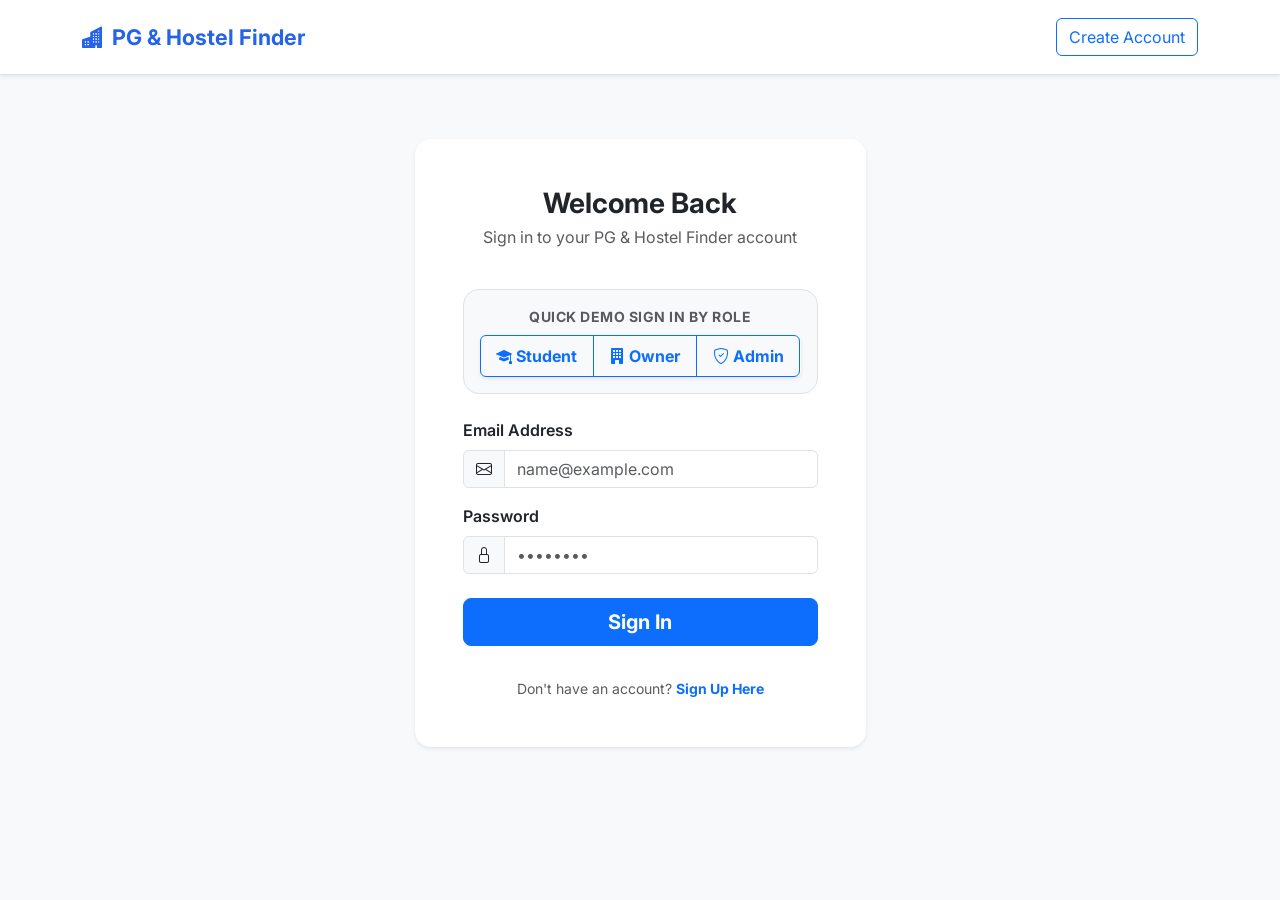
<file: src/main/resources/static/dashboard-admin.html>
<!DOCTYPE html>
<html lang="en">
<head>
    <meta charset="UTF-8">
    <meta name="viewport" content="width=device-width, initial-scale=1.0">
    <title>Admin Command Center | PG & Hostel Finder</title>
    <!-- Bootstrap 5 CSS -->
    <link href="https://cdn.jsdelivr.net/npm/bootstrap@5.3.3/dist/css/bootstrap.min.css" rel="stylesheet">
    <!-- Bootstrap Icons -->
    <link href="https://cdn.jsdelivr.net/npm/bootstrap-icons@1.11.3/font/bootstrap-icons.min.css" rel="stylesheet">
    <!-- Google Fonts -->
    <link href="https://fonts.googleapis.com/css2?family=Inter:wght@400;500;600;700;800&display=swap" rel="stylesheet">
    <!-- Custom CSS -->
    <link rel="stylesheet" href="css/style.css">
    <style>
        .stat-card-clickable {
            cursor: pointer;
            transition: all 0.22s ease-in-out;
            border: 2px solid transparent !important;
            user-select: none;
        }
        .stat-card-clickable:hover {
            transform: translateY(-5px);
            box-shadow: 0 12px 26px rgba(0, 0, 0, 0.12) !important;
        }
        .stat-card-clickable:active {
            transform: translateY(-1px);
        }
        .stat-card-clickable.active-student {
            border-color: #0d6efd !important;
            background: #f8fbff !important;
        }
        .stat-card-clickable.active-owner {
            border-color: #ffc107 !important;
            background: #fffdf5 !important;
        }
        .stat-card-clickable.active-listing {
            border-color: #198754 !important;
            background: #f6fcf8 !important;
        }
        .stat-card-clickable.active-booking {
            border-color: #0dcaf0 !important;
            background: #f4fdff !important;
        }
        .action-chip {
            font-size: 0.75rem;
            letter-spacing: 0.2px;
            transition: all 0.2s;
        }
        .stat-card-clickable:hover .action-chip {
            filter: brightness(0.95);
        }
    </style>
</head>
<body class="bg-light">

    <!-- Header / Navbar -->
    <nav class="navbar navbar-expand-lg navbar-dark bg-dark sticky-top shadow-sm py-3">
        <div class="container">
            <a class="navbar-brand text-white" href="index.html">
                <i class="bi bi-shield-lock-fill text-danger"></i>
                <span>PG & Hostel Finder <span class="badge bg-danger ms-1">Admin</span></span>
            </a>
            <div class="ms-auto d-flex align-items-center gap-2" id="nav-auth-container">
                <!-- Populated dynamically by auth.js -->
            </div>
        </div>
    </nav>

    <!-- Global Alert Container -->
    <div class="container mt-3" id="alert-container"></div>

    <main class="py-4">
        <div class="container">
            <div class="d-flex justify-content-between align-items-center mb-4">
                <div>
                    <h3 class="fw-bold mb-0">System Control Dashboard</h3>
                    <p class="text-muted small mb-0">Monitor platform metrics, manage listings, and audit users</p>
                </div>
                <a href="/h2-console" target="_blank" class="btn btn-outline-secondary btn-sm">
                    <i class="bi bi-database me-1"></i>Open DB Console
                </a>
            </div>

            <!-- Stats Metrics Cards (Clickable) -->
            <div class="row g-3 mb-4" id="admin-stats-row">
                <div class="col-md-3 col-6">
                    <div class="card border-0 shadow-sm p-3 rounded-4 bg-white text-center stat-card-clickable" id="card-stat-students" onclick="filterAndShowUsers('USER')" role="button" tabindex="0" title="Click to view all Students">
                        <small class="text-muted fw-bold text-uppercase d-flex align-items-center justify-content-center gap-1">
                            <i class="bi bi-mortarboard-fill text-primary"></i> Students
                        </small>
                        <h2 class="fw-bold text-primary my-1" id="stat-students">0</h2>
                        <small class="text-muted d-block">Registered</small>
                        <div class="badge bg-primary-subtle text-primary border border-primary-subtle mt-2 py-1 px-2 action-chip">
                            <i class="bi bi-cursor-fill me-1"></i>View Students
                        </div>
                    </div>
                </div>
                <div class="col-md-3 col-6">
                    <div class="card border-0 shadow-sm p-3 rounded-4 bg-white text-center stat-card-clickable" id="card-stat-owners" onclick="filterAndShowUsers('OWNER')" role="button" tabindex="0" title="Click to view all Property Owners">
                        <small class="text-muted fw-bold text-uppercase d-flex align-items-center justify-content-center gap-1">
                            <i class="bi bi-building-fill text-warning"></i> Owners
                        </small>
                        <h2 class="fw-bold text-warning my-1" id="stat-owners">0</h2>
                        <small class="text-muted d-block">Verified partners</small>
                        <div class="badge bg-warning-subtle text-warning-emphasis border border-warning-subtle mt-2 py-1 px-2 action-chip">
                            <i class="bi bi-cursor-fill me-1"></i>View Owners
                        </div>
                    </div>
                </div>
                <div class="col-md-3 col-6">
                    <div class="card border-0 shadow-sm p-3 rounded-4 bg-white text-center stat-card-clickable active-listing" id="card-stat-listings" onclick="showTab('tab-listings')" role="button" tabindex="0" title="Click to view All Listings">
                        <small class="text-muted fw-bold text-uppercase d-flex align-items-center justify-content-center gap-1">
                            <i class="bi bi-houses-fill text-success"></i> Listings
                        </small>
                        <h2 class="fw-bold text-success my-1" id="stat-properties">0</h2>
                        <small class="text-muted d-block">Active PGs</small>
                        <div class="badge bg-success-subtle text-success border border-success-subtle mt-2 py-1 px-2 action-chip">
                            <i class="bi bi-cursor-fill me-1"></i>View Listings
                        </div>
                    </div>
                </div>
                <div class="col-md-3 col-6">
                    <div class="card border-0 shadow-sm p-3 rounded-4 bg-white text-center stat-card-clickable" id="card-stat-bookings" onclick="showTab('tab-bookings')" role="button" tabindex="0" title="Click to view Platform Bookings">
                        <small class="text-muted fw-bold text-uppercase d-flex align-items-center justify-content-center gap-1">
                            <i class="bi bi-calendar-check-fill text-info"></i> Bookings
                        </small>
                        <h2 class="fw-bold text-info my-1" id="stat-bookings">0</h2>
                        <small class="text-muted d-block">Total requests</small>
                        <div class="badge bg-info-subtle text-info border border-info-subtle mt-2 py-1 px-2 action-chip">
                            <i class="bi bi-cursor-fill me-1"></i>View Bookings
                        </div>
                    </div>
                </div>
            </div>

            <!-- Tabs: Listings Moderation, Users Management & Bookings -->
            <ul class="nav nav-pills mb-4" id="adminTabs" role="tablist">
                <li class="nav-item">
                    <button class="nav-link active fw-bold px-4" id="tab-listings-btn" data-bs-toggle="pill" data-bs-target="#tab-listings" type="button" onclick="updateActiveStatCard('tab-listings')">
                        <i class="bi bi-buildings me-2"></i>All Property Listings
                    </button>
                </li>
                <li class="nav-item">
                    <button class="nav-link fw-bold px-4" id="tab-users-btn" data-bs-toggle="pill" data-bs-target="#tab-users" type="button" onclick="updateActiveStatCard('tab-users')">
                        <i class="bi bi-people-fill me-2"></i>Users &amp; Roles
                    </button>
                </li>
                <li class="nav-item">
                    <button class="nav-link fw-bold px-4" id="tab-bookings-btn" data-bs-toggle="pill" data-bs-target="#tab-bookings" type="button" onclick="updateActiveStatCard('tab-bookings')">
                        <i class="bi bi-calendar-check-fill me-2"></i>Platform Bookings
                    </button>
                </li>
            </ul>

            <div class="tab-content" id="adminTabsContent">
                <!-- Tab 1: Listings -->
                <div class="tab-pane fade show active" id="tab-listings">
                    <div class="card border-0 shadow-sm rounded-4 bg-white p-4">
                        <div class="d-flex flex-wrap justify-content-between align-items-center gap-2 mb-3">
                            <h5 class="fw-bold mb-0">Platform Accommodations</h5>
                            <input type="text" class="form-control form-control-sm" id="listing-search-input" placeholder="Search PG or City..." style="max-width: 220px;" oninput="filterPropertiesTable()">
                        </div>
                        <div class="table-responsive">
                            <table class="table table-hover align-middle">
                                <thead class="table-light">
                                    <tr>
                                        <th>ID</th>
                                        <th>Property Name</th>
                                        <th>City</th>
                                        <th>Owner</th>
                                        <th>Rent</th>
                                        <th>Verified</th>
                                        <th>Status</th>
                                        <th>Action</th>
                                    </tr>
                                </thead>
                                <tbody id="admin-properties-table-body">
                                    <tr><td colspan="8" class="text-center py-4 text-muted">Loading properties...</td></tr>
                                </tbody>
                            </table>
                        </div>
                    </div>
                </div>

                <!-- Tab 2: Users -->
                <div class="tab-pane fade" id="tab-users">
                    <div class="card border-0 shadow-sm rounded-4 bg-white p-4">
                        <div class="d-flex flex-wrap justify-content-between align-items-center gap-3 mb-3">
                            <div>
                                <h5 class="fw-bold mb-0">Platform Accounts</h5>
                                <span class="text-muted small" id="users-filter-label">Showing all users</span>
                            </div>
                            <div class="d-flex flex-wrap gap-2 align-items-center">
                                <div class="btn-group btn-group-sm" role="group">
                                    <button type="button" class="btn btn-outline-primary active" id="filter-user-all" onclick="filterAndShowUsers('ALL')">All</button>
                                    <button type="button" class="btn btn-outline-primary" id="filter-user-students" onclick="filterAndShowUsers('USER')">Students Only</button>
                                    <button type="button" class="btn btn-outline-primary" id="filter-user-owners" onclick="filterAndShowUsers('OWNER')">Owners Only</button>
                                    <button type="button" class="btn btn-outline-primary" id="filter-user-admins" onclick="filterAndShowUsers('ADMIN')">Admins</button>
                                </div>
                                <input type="text" class="form-control form-control-sm" id="user-search-input" placeholder="Search name or email..." style="max-width: 190px;" oninput="applyUserFilters()">
                            </div>
                        </div>
                        <div class="table-responsive">
                            <table class="table table-hover align-middle">
                                <thead class="table-light">
                                    <tr>
                                        <th>User ID</th>
                                        <th>Name</th>
                                        <th>Email</th>
                                        <th>Phone</th>
                                        <th>Role</th>
                                        <th>Created Date</th>
                                    </tr>
                                </thead>
                                <tbody id="admin-users-table-body">
                                    <tr><td colspan="6" class="text-center py-4 text-muted">Loading users...</td></tr>
                                </tbody>
                            </table>
                        </div>
                    </div>
                </div>

                <!-- Tab 3: Bookings -->
                <div class="tab-pane fade" id="tab-bookings">
                    <div class="card border-0 shadow-sm rounded-4 bg-white p-4">
                        <div class="d-flex flex-wrap justify-content-between align-items-center gap-3 mb-3">
                            <div>
                                <h5 class="fw-bold mb-0">Platform Bookings</h5>
                                <span class="text-muted small" id="bookings-count-label">Loading bookings...</span>
                            </div>
                            <div class="d-flex gap-2">
                                <input type="text" class="form-control form-control-sm" id="booking-search-input" placeholder="Search student or PG..." style="max-width: 220px;" oninput="filterBookingsTable()">
                            </div>
                        </div>
                        <div class="table-responsive">
                            <table class="table table-hover align-middle">
                                <thead class="table-light">
                                    <tr>
                                        <th>Req ID</th>
                                        <th>Student / Applicant</th>
                                        <th>Target Property</th>
                                        <th>Room Requested</th>
                                        <th>Check-In Date</th>
                                        <th>Duration</th>
                                        <th>Status</th>
                                        <th>Notes</th>
                                    </tr>
                                </thead>
                                <tbody id="admin-bookings-table-body">
                                    <tr><td colspan="8" class="text-center py-4 text-muted">Loading bookings...</td></tr>
                                </tbody>
                            </table>
                        </div>
                    </div>
                </div>
            </div>
        </div>
    </main>

    <!-- Delete Property Confirmation Modal -->
    <div class="modal fade" id="deletePropertyModal" tabindex="-1" aria-labelledby="deleteModalLabel" aria-hidden="true">
        <div class="modal-dialog modal-dialog-centered">
            <div class="modal-content rounded-4 border-0 shadow">
                <div class="modal-body p-4 text-center">
                    <div class="mb-3 text-danger">
                        <i class="bi bi-trash3-fill display-4"></i>
                    </div>
                    <h5 class="fw-bold mb-2">Delete Property Listing?</h5>
                    <p class="text-muted mb-3" id="deleteModalPropertyText">
                        Are you sure you want to permanently delete this property?
                    </p>
                    <div class="alert alert-warning py-2 small mb-4 text-start">
                        <i class="bi bi-exclamation-triangle-fill text-warning me-1"></i> All rooms, bookings, and reviews associated with this PG will also be permanently deleted.
                    </div>
                    <div class="d-flex gap-2 justify-content-center">
                        <button type="button" class="btn btn-light px-4 fw-semibold border" data-bs-dismiss="modal">Cancel</button>
                        <button type="button" class="btn btn-danger px-4 fw-bold" id="btn-confirm-delete">
                            <i class="bi bi-trash me-1"></i>Yes, Delete
                        </button>
                    </div>
                </div>
            </div>
        </div>
    </div>

    <!-- Bootstrap 5 Bundle JS -->
    <script src="https://cdn.jsdelivr.net/npm/bootstrap@5.3.3/dist/js/bootstrap.bundle.min.js"></script>
    <script src="js/api.js?v=14"></script>
    <script src="js/auth.js?v=14"></script>
    <script src="js/admin-dashboard.js?v=14"></script>
</body>
</html>
</file>
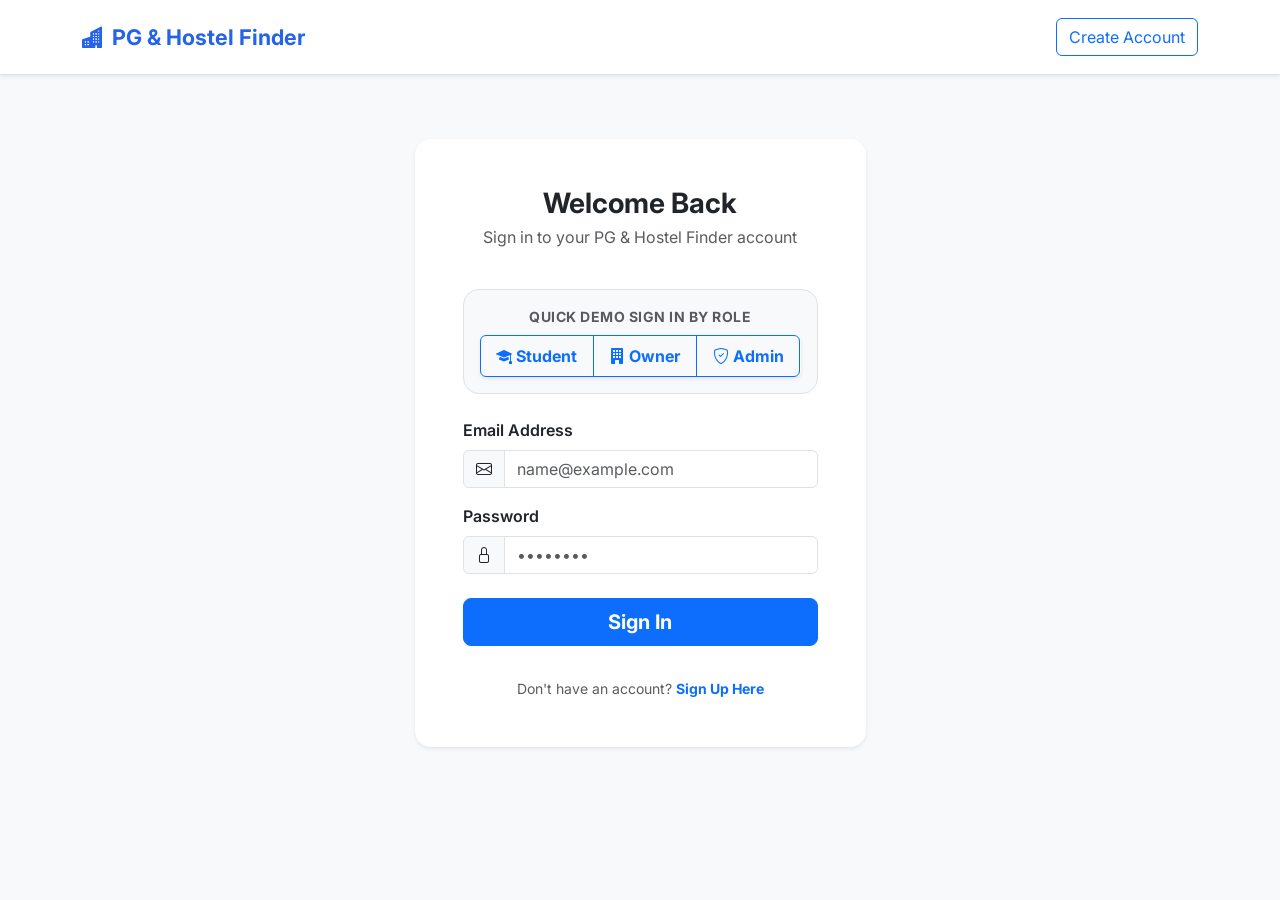
<file: src/main/resources/static/dashboard-owner.html>
<!DOCTYPE html>
<html lang="en">
<head>
    <meta charset="UTF-8">
    <meta name="viewport" content="width=device-width, initial-scale=1.0">
    <title>Owner Portal | PG & Hostel Finder</title>
    <!-- Bootstrap 5 CSS -->
    <link href="https://cdn.jsdelivr.net/npm/bootstrap@5.3.3/dist/css/bootstrap.min.css" rel="stylesheet">
    <!-- Bootstrap Icons -->
    <link href="https://cdn.jsdelivr.net/npm/bootstrap-icons@1.11.3/font/bootstrap-icons.min.css" rel="stylesheet">
    <!-- Google Fonts -->
    <link href="https://fonts.googleapis.com/css2?family=Inter:wght@400;500;600;700;800&display=swap" rel="stylesheet">
    <!-- Custom CSS -->
    <link rel="stylesheet" href="css/style.css">
</head>
<body class="bg-light">

    <!-- Header / Navbar -->
    <nav class="navbar navbar-expand-lg navbar-light bg-white border-bottom sticky-top shadow-sm py-3">
        <div class="container">
            <a class="navbar-brand" href="index.html">
                <i class="bi bi-buildings-fill"></i>
                <span>PG & Hostel Finder <span class="badge bg-warning text-dark ms-1">Owner</span></span>
            </a>
            <button class="navbar-toggler" type="button" data-bs-toggle="collapse" data-bs-target="#mainNavbar">
                <span class="navbar-toggler-icon"></span>
            </button>
            <div class="collapse navbar-collapse" id="mainNavbar">
                <ul class="navbar-nav me-auto mb-2 mb-lg-0 ms-lg-4">
                    <li class="nav-item"><a class="nav-link" href="index.html">Home</a></li>
                    <li class="nav-item"><a class="nav-link" href="search.html">Explore PGs</a></li>
                    <li class="nav-item"><a class="nav-link active" href="dashboard-owner.html">Owner Portal</a></li>
                </ul>
                <div class="d-flex align-items-center gap-2" id="nav-auth-container">
                    <!-- Populated dynamically by auth.js -->
                </div>
            </div>
        </div>
    </nav>

    <!-- Global Alert Container -->
    <div class="container mt-3" id="alert-container"></div>

    <main class="py-4">
        <div class="container">
            <!-- Welcome Header -->
            <div class="card border-0 shadow-sm p-4 rounded-4 bg-white mb-4">
                <div class="row align-items-center">
                    <div class="col-md-8">
                        <div class="d-flex align-items-center gap-3">
                            <div class="rounded-circle bg-warning-subtle text-warning p-3 d-flex align-items-center justify-content-center" style="width: 60px; height: 60px; font-size: 1.8rem;">
                                <i class="bi bi-building"></i>
                            </div>
                            <div>
                                <h3 class="fw-bold mb-0" id="owner-display-name">Loading...</h3>
                                <p class="text-muted small mb-0" id="owner-display-email">owner@example.com</p>
                            </div>
                        </div>
                    </div>
                    <div class="col-md-4 text-md-end mt-3 mt-md-0">
                        <button class="btn btn-primary fw-bold" id="btn-open-add-property" onclick="openAddPropertyModal()">
                            <i class="bi bi-plus-circle me-1"></i> Add New PG / Hostel
                        </button>
                    </div>
                </div>
            </div>

            <!-- Tabs: My Properties & Incoming Booking Requests -->
            <ul class="nav nav-pills mb-4" id="ownerTabs" role="tablist">
                <li class="nav-item" role="presentation">
                    <button class="nav-link active fw-bold px-4" id="requests-tab" data-bs-toggle="pill" data-bs-target="#tab-requests" type="button" role="tab">
                        <i class="bi bi-inbox-fill me-2"></i>Incoming Booking Requests
                    </button>
                </li>
                <li class="nav-item" role="presentation">
                    <button class="nav-link fw-bold px-4" id="properties-tab" data-bs-toggle="pill" data-bs-target="#tab-properties" type="button" role="tab">
                        <i class="bi bi-house-door-fill me-2"></i>My Listed Properties
                    </button>
                </li>
            </ul>

            <div class="tab-content" id="ownerTabsContent">
                <!-- Tab 1: Booking Requests -->
                <div class="tab-pane fade show active" id="tab-requests" role="tabpanel">
                    <div class="card border-0 shadow-sm rounded-4 bg-white p-4">
                        <div class="d-flex justify-content-between align-items-center mb-3">
                            <h5 class="fw-bold mb-0">Booking Requests Received</h5>
                            <span class="text-muted small" id="incoming-count">Loading...</span>
                        </div>
                        <div class="table-responsive">
                            <table class="table table-hover align-middle">
                                <thead class="table-light">
                                    <tr>
                                        <th>Req ID</th>
                                        <th>Student / Applicant</th>
                                        <th>Target Property</th>
                                        <th>Room Requested</th>
                                        <th>Check-in Date</th>
                                        <th>Duration</th>
                                        <th>Status</th>
                                        <th>Actions</th>
                                    </tr>
                                </thead>
                                <tbody id="incoming-requests-body">
                                    <tr><td colspan="8" class="text-center py-4 text-muted">Loading requests...</td></tr>
                                </tbody>
                            </table>
                        </div>
                    </div>
                </div>

                <!-- Tab 2: Properties Management -->
                <div class="tab-pane fade" id="tab-properties" role="tabpanel">
                    <div class="row g-4" id="owner-properties-container">
                        <div class="col-12 text-center py-4 text-muted">Loading your properties...</div>
                    </div>
                </div>
            </div>
        </div>
    </main>

    <!-- Modal: Add New Property -->
    <div class="modal fade" id="addPropertyModal" tabindex="-1" aria-labelledby="addPropertyModalLabel" aria-hidden="true">
        <div class="modal-dialog modal-lg modal-dialog-centered">
            <div class="modal-content rounded-4 border-0 shadow">
                <div class="modal-header">
                    <h5 class="modal-title fw-bold" id="addPropertyModalLabel">List a New PG or Hostel</h5>
                    <button type="button" class="btn-close" data-bs-dismiss="modal" aria-label="Close"></button>
                </div>
                <div class="modal-body p-4">
                    <form id="add-property-form">
                        <div class="row g-3">
                            <div class="col-md-8">
                                <label class="form-label fw-semibold">PG / Hostel Name *</label>
                                <input type="text" class="form-control" id="prop-name" placeholder="e.g. Royal Living Luxury PG" required>
                            </div>
                            <div class="col-md-4">
                                <label class="form-label fw-semibold">Gender Accommodation *</label>
                                <select class="form-select" id="prop-gender" required>
                                    <option value="BOYS">Boys Only</option>
                                    <option value="GIRLS">Girls Only</option>
                                    <option value="CO_ED" selected>Co-ed / Unisex</option>
                                </select>
                            </div>

                            <div class="col-md-5">
                                <label class="form-label fw-semibold">Address / Street *</label>
                                <input type="text" class="form-control" id="prop-address" placeholder="e.g. 12, Main Road, Electronic City" required>
                            </div>
                            <div class="col-md-3">
                                <label class="form-label fw-semibold">City *</label>
                                <input type="text" class="form-control" id="prop-city" list="cities-list" placeholder="e.g. Greater Noida" required>
                                <datalist id="cities-list">
                                    <option value="Greater Noida">
                                    <option value="Patna">
                                    <option value="Muzaffarpur">
                                    <option value="Hajipur">
                                    <option value="Bengaluru">
                                    <option value="Pune">
                                    <option value="Delhi NCR">
                                    <option value="Hyderabad">
                                </datalist>
                            </div>
                            <div class="col-md-2">
                                <label class="form-label fw-semibold">State</label>
                                <input type="text" class="form-control" id="prop-state" placeholder="e.g. Uttar Pradesh" value="Uttar Pradesh">
                            </div>
                            <div class="col-md-2">
                                <label class="form-label fw-semibold">Pincode</label>
                                <input type="text" class="form-control" id="prop-pincode" placeholder="201308">
                            </div>

                            <div class="col-md-6">
                                <label class="form-label fw-semibold">Starting Rent / Month (₹) *</label>
                                <input type="number" class="form-control" id="prop-rent" placeholder="7000" min="500" required>
                            </div>
                            <div class="col-md-6">
                                <label class="form-label fw-semibold">Security Deposit (₹)</label>
                                <input type="number" class="form-control" id="prop-deposit" placeholder="10000" min="0">
                            </div>

                            <div class="col-md-6">
                                <label class="form-label fw-semibold">Contact Phone Number *</label>
                                <input type="tel" class="form-control" id="prop-phone" placeholder="98XXXXXXXX" required>
                            </div>
                            <div class="col-md-6">
                                <label class="form-label fw-semibold">Contact Email</label>
                                <input type="email" class="form-control" id="prop-email" placeholder="owner@example.com">
                            </div>

                            <div class="col-12">
                                <label class="form-label fw-semibold">Image URL (Direct link to photo)</label>
                                <input type="text" class="form-control" id="prop-image" placeholder="https://images.unsplash.com/photo-..." value="https://images.unsplash.com/photo-1555854877-bab0e564b8d5?auto=format&fit=crop&w=800&q=80">
                            </div>

                            <div class="col-12">
                                <label class="form-label fw-semibold">Description</label>
                                <textarea class="form-control" id="prop-desc" rows="2" placeholder="Briefly highlight food, room size, and proximity to colleges/tech parks..."></textarea>
                            </div>

                            <div class="col-12">
                                <label class="form-label fw-semibold">House Rules</label>
                                <input type="text" class="form-control" id="prop-rules" placeholder="e.g. Gate closes at 11 PM. No smoking.">
                            </div>

                            <div class="col-12">
                                <label class="form-label fw-semibold">Amenities (Comma separated)</label>
                                <input type="text" class="form-control" id="prop-amenities" value="High-speed Wi-Fi, 3-Time Homestyle Food, Daily Housekeeping, CCTV, Power Backup">
                            </div>
                        </div>

                        <div class="d-grid mt-4">
                            <button type="submit" class="btn btn-primary btn-lg fw-bold" id="btn-save-prop">Publish PG Listing</button>
                        </div>
                    </form>
                </div>
            </div>
        </div>
    </div>

    <!-- Modal: Add Room to Property -->
    <div class="modal fade" id="addRoomModal" tabindex="-1" aria-labelledby="addRoomModalLabel" aria-hidden="true">
        <div class="modal-dialog modal-dialog-centered">
            <div class="modal-content rounded-4 border-0 shadow">
                <div class="modal-header">
                    <h5 class="modal-title fw-bold" id="addRoomModalLabel">Add Room Inventory</h5>
                    <button type="button" class="btn-close" data-bs-dismiss="modal" aria-label="Close"></button>
                </div>
                <div class="modal-body p-4">
                    <form id="add-room-form">
                        <input type="hidden" id="room-prop-id">
                        <div class="mb-3">
                            <label class="form-label fw-semibold">Room Type *</label>
                            <select class="form-select" id="room-type" required>
                                <option value="SINGLE">Single Sharing (1 Person)</option>
                                <option value="DOUBLE" selected>Double Sharing (2 Persons)</option>
                                <option value="TRIPLE">Triple Sharing (3 Persons)</option>
                                <option value="FOUR_SHARING">Four Sharing (4 Persons)</option>
                            </select>
                        </div>
                        <div class="mb-3">
                            <label class="form-label fw-semibold">Room / Floor Number</label>
                            <input type="text" class="form-control" id="room-number" placeholder="e.g. 101 or Floor 1" required>
                        </div>
                        <div class="mb-3">
                            <label class="form-label fw-semibold">Monthly Rent per Bed (₹) *</label>
                            <input type="number" class="form-control" id="room-rent" placeholder="7500" required>
                        </div>
                        <div class="mb-3">
                            <label class="form-label fw-semibold">Available Beds / Rooms *</label>
                            <input type="number" class="form-control" id="room-available" min="1" value="2" required>
                        </div>
                        <div class="form-check mb-4">
                            <input class="form-check-input" type="checkbox" id="room-ac">
                            <label class="form-check-label fw-semibold" for="room-ac">Air Conditioning (AC) Available</label>
                        </div>

                        <div class="d-grid">
                            <button type="submit" class="btn btn-primary fw-bold" id="btn-save-room">Save Room</button>
                        </div>
                    </form>
                </div>
            </div>
        </div>
    </div>

    <!-- Delete Property Confirmation Modal -->
    <div class="modal fade" id="deleteOwnerPropertyModal" tabindex="-1" aria-labelledby="deleteOwnerModalLabel" aria-hidden="true">
        <div class="modal-dialog modal-dialog-centered">
            <div class="modal-content rounded-4 border-0 shadow">
                <div class="modal-body p-4 text-center">
                    <div class="mb-3 text-danger">
                        <i class="bi bi-trash3-fill display-4"></i>
                    </div>
                    <h5 class="fw-bold mb-2">PG Listing Delete Karein?</h5>
                    <p class="text-muted mb-3" id="deleteOwnerModalText">
                        Kya aap sach me is PG listing ko delete karna chahti hain?
                    </p>
                    <div class="alert alert-warning py-2 small mb-4 text-start">
                        <i class="bi bi-exclamation-triangle-fill text-warning me-1"></i> Is PG se judi saari rooms, bookings, aur reviews bhi delete ho jayengi.
                    </div>
                    <div class="d-flex gap-2 justify-content-center">
                        <button type="button" class="btn btn-light px-4 fw-semibold border" data-bs-dismiss="modal">Cancel</button>
                        <button type="button" class="btn btn-danger px-4 fw-bold" id="btn-confirm-owner-delete">
                            <i class="bi bi-trash me-1"></i>Haan, Delete Karein
                        </button>
                    </div>
                </div>
            </div>
        </div>
    </div>

    <!-- Bootstrap 5 Bundle JS -->
    <script src="https://cdn.jsdelivr.net/npm/bootstrap@5.3.3/dist/js/bootstrap.bundle.min.js"></script>
    <script src="js/api.js?v=14"></script>
    <script src="js/auth.js?v=14"></script>
    <script src="js/owner-dashboard.js?v=14"></script>
</body>
</html>
</file>
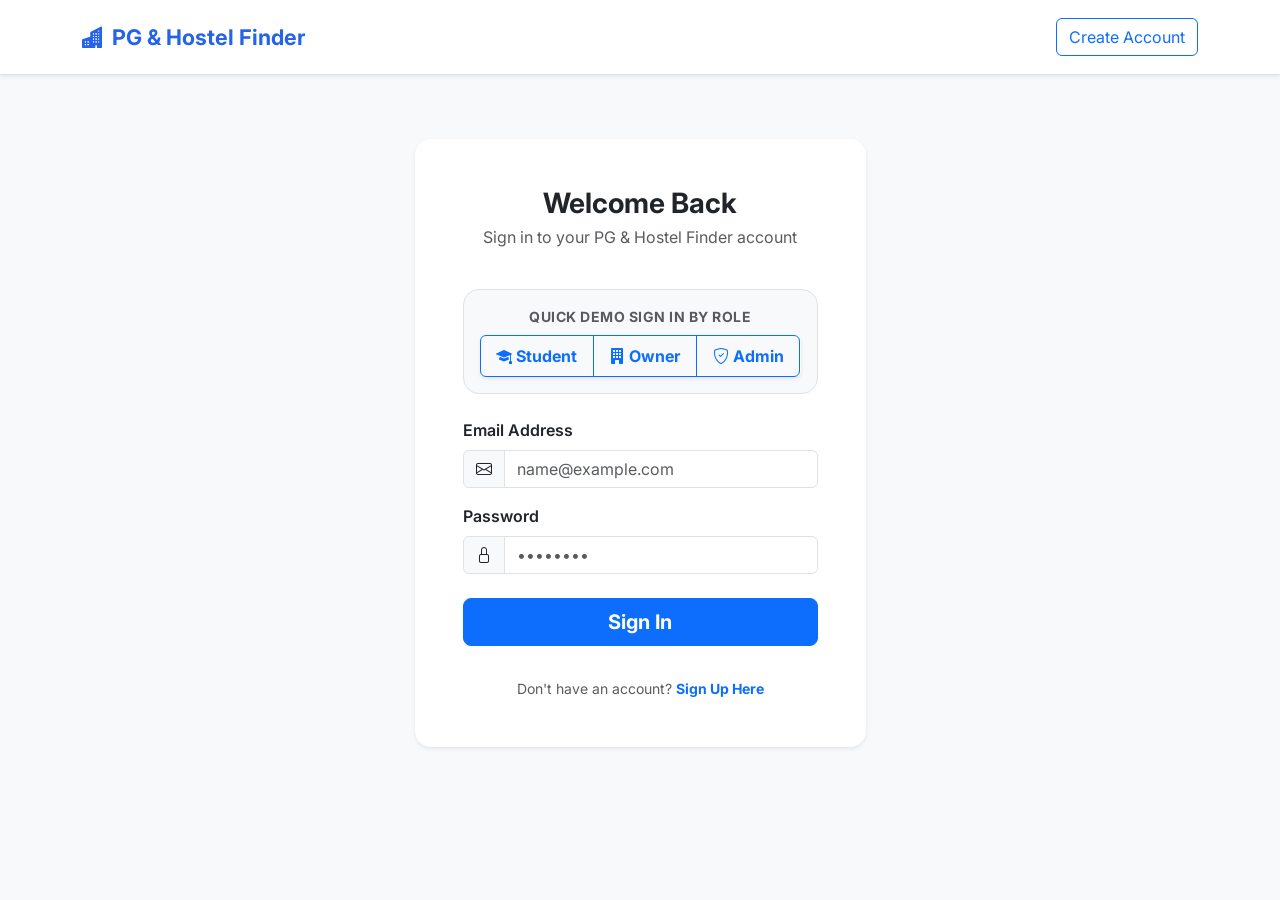
<file: src/main/resources/static/dashboard-user.html>
<!DOCTYPE html>
<html lang="en">
<head>
    <meta charset="UTF-8">
    <meta name="viewport" content="width=device-width, initial-scale=1.0">
    <title>Student Dashboard | PG & Hostel Finder</title>
    <!-- Bootstrap 5 CSS -->
    <link href="https://cdn.jsdelivr.net/npm/bootstrap@5.3.3/dist/css/bootstrap.min.css" rel="stylesheet">
    <!-- Bootstrap Icons -->
    <link href="https://cdn.jsdelivr.net/npm/bootstrap-icons@1.11.3/font/bootstrap-icons.min.css" rel="stylesheet">
    <!-- Google Fonts -->
    <link href="https://fonts.googleapis.com/css2?family=Inter:wght@400;500;600;700;800&display=swap" rel="stylesheet">
    <!-- Custom CSS -->
    <link rel="stylesheet" href="css/style.css">
    <style>
        .payment-method-btn {
            border: 2px solid #e2e8f0;
            background: white;
            border-radius: 12px;
            padding: 12px 16px;
            cursor: pointer;
            transition: all 0.2s ease;
            text-align: left;
            width: 100%;
        }
        .payment-method-btn:hover {
            border-color: #0d6efd;
            background: #f8fbff;
        }
        .payment-method-btn.active {
            border-color: #0d6efd;
            background: #eff6ff;
            box-shadow: 0 0 0 1px #0d6efd;
        }
        .upi-app-chip {
            border: 1px solid #cbd5e1;
            border-radius: 8px;
            padding: 8px 12px;
            cursor: pointer;
            font-size: 0.85rem;
            font-weight: 600;
            transition: all 0.2s;
            background: white;
        }
        .upi-app-chip:hover, .upi-app-chip.selected {
            border-color: #0d6efd;
            background: #eef2ff;
            color: #0d6efd;
        }
        .receipt-paper {
            background: #ffffff;
            border: 2px dashed #cbd5e1;
            border-radius: 16px;
            padding: 30px;
            position: relative;
        }
        .receipt-stamp {
            position: absolute;
            top: 25px;
            right: 30px;
            border: 3px solid #16a34a;
            color: #16a34a;
            font-weight: 900;
            padding: 4px 16px;
            border-radius: 8px;
            transform: rotate(-10deg);
            font-size: 1.1rem;
            letter-spacing: 1px;
            text-transform: uppercase;
        }
        @media print {
            body * {
                visibility: hidden;
            }
            #receiptModal .modal-content, #receiptModal .modal-content * {
                visibility: visible;
            }
            #receiptModal .modal-dialog {
                max-width: 100% !important;
                margin: 0 !important;
            }
            #receiptModal .modal-content {
                position: absolute;
                left: 0;
                top: 0;
                width: 100% !important;
                border: none !important;
                box-shadow: none !important;
            }
            .no-print {
                display: none !important;
            }
        }
    </style>
</head>
<body class="bg-light">

    <!-- Header / Navbar -->
    <nav class="navbar navbar-expand-lg navbar-light bg-white border-bottom sticky-top shadow-sm py-3">
        <div class="container">
            <a class="navbar-brand" href="index.html">
                <i class="bi bi-buildings-fill"></i>
                <span>PG & Hostel Finder</span>
            </a>
            <button class="navbar-toggler" type="button" data-bs-toggle="collapse" data-bs-target="#mainNavbar">
                <span class="navbar-toggler-icon"></span>
            </button>
            <div class="collapse navbar-collapse" id="mainNavbar">
                <ul class="navbar-nav me-auto mb-2 mb-lg-0 ms-lg-4">
                    <li class="nav-item"><a class="nav-link" href="index.html">Home</a></li>
                    <li class="nav-item"><a class="nav-link" href="search.html">Explore PGs</a></li>
                    <li class="nav-item"><a class="nav-link active" href="dashboard-user.html">My Bookings</a></li>
                </ul>
                <div class="d-flex align-items-center gap-2" id="nav-auth-container">
                    <!-- Populated dynamically by auth.js -->
                </div>
            </div>
        </div>
    </nav>

    <!-- Global Alert Container -->
    <div class="container mt-3" id="alert-container"></div>

    <main class="py-4">
        <div class="container">
            <!-- Welcome Header -->
            <div class="card border-0 shadow-sm p-4 rounded-4 bg-white mb-4">
                <div class="row align-items-center">
                    <div class="col-md-8">
                        <div class="d-flex align-items-center gap-3">
                            <div class="rounded-circle bg-primary-subtle text-primary p-3 d-flex align-items-center justify-content-center" style="width: 60px; height: 60px; font-size: 1.8rem;">
                                <i class="bi bi-person-fill"></i>
                            </div>
                            <div>
                                <h3 class="fw-bold mb-0" id="user-display-name">Loading...</h3>
                                <p class="text-muted small mb-0" id="user-display-email">student@example.com</p>
                            </div>
                        </div>
                    </div>
                    <div class="col-md-4 text-md-end mt-3 mt-md-0">
                        <a href="search.html" class="btn btn-primary fw-semibold">
                            <i class="bi bi-search me-1"></i> Search More PGs
                        </a>
                    </div>
                </div>
            </div>

            <!-- Booking History & Status Section -->
            <div class="card border-0 shadow-sm rounded-4 bg-white p-4">
                <div class="d-flex justify-content-between align-items-center mb-3">
                    <h5 class="fw-bold mb-0"><i class="bi bi-clock-history text-primary me-2"></i>My Accommodation Bookings</h5>
                    <span class="text-muted small" id="bookings-count">0 Bookings</span>
                </div>

                <div class="table-responsive">
                    <table class="table table-hover align-middle">
                        <thead class="table-light">
                            <tr>
                                <th>Booking ID</th>
                                <th>PG / Hostel</th>
                                <th>Room Requested</th>
                                <th>Check-in Date</th>
                                <th>Duration</th>
                                <th>Booking Status</th>
                                <th>Payment Status</th>
                                <th>Action</th>
                            </tr>
                        </thead>
                        <tbody id="bookings-table-body">
                            <tr>
                                <td colspan="8" class="text-center py-4 text-muted">
                                    <div class="spinner-border spinner-border-sm text-primary" role="status"></div>
                                    Loading your bookings...
                                </td>
                            </tr>
                        </tbody>
                    </table>
                </div>
            </div>
        </div>
    </main>

    <!-- Modal 1: Payment Gateway (UPI / QR / Card) -->
    <div class="modal fade" id="paymentModal" tabindex="-1" aria-labelledby="paymentModalLabel" aria-hidden="true">
        <div class="modal-dialog modal-dialog-centered modal-lg">
            <div class="modal-content rounded-4 border-0 shadow overflow-hidden">
                <!-- Gateway Header -->
                <div class="bg-primary text-white p-4 d-flex justify-content-between align-items-center">
                    <div>
                        <div class="d-flex align-items-center gap-2 mb-1">
                            <i class="bi bi-shield-check fs-4 text-warning"></i>
                            <h5 class="fw-bold mb-0">Secure Rent &amp; Token Checkout</h5>
                        </div>
                        <p class="small text-white-50 mb-0" id="pay-modal-prop-name">Property Name</p>
                    </div>
                    <div class="text-end">
                        <span class="badge bg-white text-primary fw-bold fs-5 px-3 py-2" id="pay-modal-amount-badge">₹0</span>
                        <div class="small text-white-50 mt-1">100% Encrypted Payment</div>
                    </div>
                </div>

                <div class="modal-body p-4 bg-light">
                    <!-- Amount Option Selector -->
                    <div class="card border-0 shadow-sm rounded-3 p-3 mb-4 bg-white">
                        <label class="form-label fw-bold mb-2">Select Payment Type:</label>
                        <div class="row g-2">
                            <div class="col-md-6">
                                <div class="form-check p-3 border rounded-3 h-100" style="cursor: pointer;" onclick="setPaymentAmountType('TOKEN')">
                                    <input class="form-check-input" type="radio" name="paymentAmountChoice" id="payChoiceToken" value="TOKEN" checked>
                                    <label class="form-check-label fw-semibold ms-2" for="payChoiceToken">
                                        Token Advance Booking (₹1,000)
                                        <div class="small text-muted fw-normal">Reserve your bed now. Pay remaining at check-in.</div>
                                    </label>
                                </div>
                            </div>
                            <div class="col-md-6">
                                <div class="form-check p-3 border rounded-3 h-100" style="cursor: pointer;" onclick="setPaymentAmountType('FULL')">
                                    <input class="form-check-input" type="radio" name="paymentAmountChoice" id="payChoiceFull" value="FULL">
                                    <label class="form-check-label fw-semibold ms-2" for="payChoiceFull">
                                        Full 1st Month Rent (<span id="pay-full-rent-amount">₹0</span>)
                                        <div class="small text-muted fw-normal">Zero pending amount at arrival. Complete confirmation.</div>
                                    </label>
                                </div>
                            </div>
                        </div>
                    </div>

                    <div class="row g-4">
                        <!-- Left: Payment Methods Tabs -->
                        <div class="col-md-5">
                            <h6 class="fw-bold mb-3 text-secondary text-uppercase small">Payment Methods</h6>
                            <div class="d-flex flex-column gap-2">
                                <button type="button" class="payment-method-btn active" id="btn-method-upi" onclick="selectPaymentMethod('UPI')">
                                    <div class="d-flex align-items-center gap-3">
                                        <i class="bi bi-qr-code-scan fs-3 text-primary"></i>
                                        <div>
                                            <div class="fw-bold">UPI / QR Code</div>
                                            <small class="text-muted">GPay, PhonePe, Paytm, BHIM</small>
                                        </div>
                                    </div>
                                </button>
                                <button type="button" class="payment-method-btn" id="btn-method-card" onclick="selectPaymentMethod('CARD')">
                                    <div class="d-flex align-items-center gap-3">
                                        <i class="bi bi-credit-card-2-front fs-3 text-success"></i>
                                        <div>
                                            <div class="fw-bold">Debit / Credit Card</div>
                                            <small class="text-muted">Visa, Mastercard, RuPay</small>
                                        </div>
                                    </div>
                                </button>
                                <button type="button" class="payment-method-btn" id="btn-method-netbanking" onclick="selectPaymentMethod('NETBANKING')">
                                    <div class="d-flex align-items-center gap-3">
                                        <i class="bi bi-bank fs-3 text-warning"></i>
                                        <div>
                                            <div class="fw-bold">Net Banking</div>
                                            <small class="text-muted">SBI, HDFC, ICICI, Axis</small>
                                        </div>
                                    </div>
                                </button>
                            </div>
                        </div>

                        <!-- Right: Selected Method Input Area -->
                        <div class="col-md-7">
                            <div class="card border-0 shadow-sm rounded-3 p-4 bg-white h-100">
                                <!-- Section 1: UPI / QR -->
                                <div id="section-pay-upi">
                                    <div class="text-center mb-3">
                                        <h6 class="fw-bold mb-1">Scan QR Code to Pay</h6>
                                        <p class="text-muted small">Scan with any UPI app on your phone</p>
                                        <!-- Simulated Dynamic QR Code SVG -->
                                        <div class="d-inline-block p-3 border rounded-3 bg-white shadow-sm mb-2" id="simulated-qr-container">
                                            <svg width="150" height="150" viewBox="0 0 100 100">
                                                <rect width="100" height="100" fill="#ffffff"/>
                                                <!-- Outer square 1 -->
                                                <rect x="5" y="5" width="30" height="30" fill="#0f172a" rx="4"/>
                                                <rect x="10" y="10" width="20" height="20" fill="#ffffff" rx="2"/>
                                                <rect x="15" y="15" width="10" height="10" fill="#0d6efd" rx="2"/>
                                                <!-- Outer square 2 -->
                                                <rect x="65" y="5" width="30" height="30" fill="#0f172a" rx="4"/>
                                                <rect x="70" y="10" width="20" height="20" fill="#ffffff" rx="2"/>
                                                <rect x="75" y="15" width="10" height="10" fill="#0d6efd" rx="2"/>
                                                <!-- Outer square 3 -->
                                                <rect x="5" y="65" width="30" height="30" fill="#0f172a" rx="4"/>
                                                <rect x="10" y="70" width="20" height="20" fill="#ffffff" rx="2"/>
                                                <rect x="15" y="75" width="10" height="10" fill="#0d6efd" rx="2"/>
                                                <!-- Data pattern blocks -->
                                                <rect x="42" y="10" width="8" height="8" fill="#0f172a"/>
                                                <rect x="54" y="10" width="6" height="6" fill="#0f172a"/>
                                                <rect x="42" y="22" width="6" height="6" fill="#0f172a"/>
                                                <rect x="52" y="22" width="8" height="8" fill="#0f172a"/>
                                                <rect x="42" y="42" width="16" height="16" fill="#0d6efd" rx="2"/>
                                                <rect x="10" y="45" width="8" height="8" fill="#0f172a"/>
                                                <rect x="22" y="45" width="6" height="8" fill="#0f172a"/>
                                                <rect x="68" y="45" width="8" height="6" fill="#0f172a"/>
                                                <rect x="80" y="45" width="10" height="8" fill="#0f172a"/>
                                                <rect x="45" y="68" width="8" height="8" fill="#0f172a"/>
                                                <rect x="58" y="68" width="6" height="6" fill="#0f172a"/>
                                                <rect x="70" y="68" width="8" height="10" fill="#0f172a"/>
                                                <rect x="82" y="68" width="8" height="8" fill="#0f172a"/>
                                                <rect x="45" y="82" width="12" height="8" fill="#0f172a"/>
                                                <rect x="62" y="82" width="8" height="8" fill="#0f172a"/>
                                                <rect x="76" y="82" width="14" height="8" fill="#0f172a"/>
                                            </svg>
                                        </div>
                                        <div class="small text-muted"><i class="bi bi-clock me-1"></i>QR Code expires in <span class="fw-bold text-danger" id="qr-timer">04:59</span></div>
                                    </div>

                                    <div class="text-center mb-3">
                                        <span class="small text-muted fw-bold d-block mb-2 text-uppercase">Or Tap Your UPI App</span>
                                        <div class="d-flex flex-wrap gap-2 justify-content-center">
                                            <span class="upi-app-chip selected" onclick="selectUpiApp(this, 'Google Pay')"><i class="bi bi-google text-primary me-1"></i>Google Pay</span>
                                            <span class="upi-app-chip" onclick="selectUpiApp(this, 'PhonePe')"><i class="bi bi-phone-fill text-purple me-1"></i>PhonePe</span>
                                            <span class="upi-app-chip" onclick="selectUpiApp(this, 'Paytm')"><i class="bi bi-wallet2 text-info me-1"></i>Paytm</span>
                                            <span class="upi-app-chip" onclick="selectUpiApp(this, 'BHIM UPI')"><i class="bi bi-upc-scan text-success me-1"></i>BHIM</span>
                                        </div>
                                    </div>

                                    <div class="mb-2">
                                        <label class="form-label small fw-semibold">Or Enter UPI ID</label>
                                        <input type="text" class="form-control form-control-sm" id="pay-upi-id" placeholder="e.g. mobileNumber@upi" value="student@okaxis">
                                    </div>
                                </div>

                                <!-- Section 2: Card -->
                                <div id="section-pay-card" style="display: none;">
                                    <h6 class="fw-bold mb-3">Enter Card Details</h6>
                                    <div class="mb-3">
                                        <label class="form-label small fw-semibold">Card Number</label>
                                        <div class="input-group input-group-sm">
                                            <span class="input-group-text"><i class="bi bi-credit-card"></i></span>
                                            <input type="text" class="form-control" id="pay-card-num" placeholder="4532 •••• •••• 8821" value="4532 8921 4410 8821">
                                        </div>
                                    </div>
                                    <div class="row g-2 mb-3">
                                        <div class="col-6">
                                            <label class="form-label small fw-semibold">Expiry Date</label>
                                            <input type="text" class="form-control form-control-sm" id="pay-card-exp" placeholder="MM/YY" value="09/29">
                                        </div>
                                        <div class="col-6">
                                            <label class="form-label small fw-semibold">CVV</label>
                                            <input type="password" class="form-control form-control-sm" id="pay-card-cvv" placeholder="•••" value="821" maxlength="4">
                                        </div>
                                    </div>
                                    <div class="mb-2">
                                        <label class="form-label small fw-semibold">Cardholder Name</label>
                                        <input type="text" class="form-control form-control-sm" id="pay-card-name" placeholder="Name on card" value="Mansi Singh">
                                    </div>
                                </div>

                                <!-- Section 3: Net Banking -->
                                <div id="section-pay-netbanking" style="display: none;">
                                    <h6 class="fw-bold mb-3">Select Your Bank</h6>
                                    <div class="row g-2 mb-3">
                                        <div class="col-6">
                                            <div class="border rounded-3 p-2 text-center" style="cursor: pointer;">
                                                <i class="bi bi-bank fs-4 text-primary d-block mb-1"></i>
                                                <small class="fw-bold">State Bank of India</small>
                                            </div>
                                        </div>
                                        <div class="col-6">
                                            <div class="border rounded-3 p-2 text-center" style="cursor: pointer;">
                                                <i class="bi bi-bank2 fs-4 text-danger d-block mb-1"></i>
                                                <small class="fw-bold">HDFC Bank</small>
                                            </div>
                                        </div>
                                        <div class="col-6">
                                            <div class="border rounded-3 p-2 text-center" style="cursor: pointer;">
                                                <i class="bi bi-building fs-4 text-warning d-block mb-1"></i>
                                                <small class="fw-bold">ICICI Bank</small>
                                            </div>
                                        </div>
                                        <div class="col-6">
                                            <div class="border rounded-3 p-2 text-center" style="cursor: pointer;">
                                                <i class="bi bi-bank fs-4 text-success d-block mb-1"></i>
                                                <small class="fw-bold">Axis Bank</small>
                                            </div>
                                        </div>
                                    </div>
                                </div>
                            </div>
                        </div>
                    </div>
                </div>

                <!-- Gateway Footer with Pay Button -->
                <div class="modal-footer bg-white p-3 d-flex justify-content-between">
                    <button type="button" class="btn btn-light border px-4 fw-semibold" data-bs-dismiss="modal">Cancel</button>
                    <button type="button" class="btn btn-success btn-lg px-5 fw-bold" id="btn-submit-payment" onclick="processPayment()">
                        <i class="bi bi-lock-fill me-1"></i> Pay <span id="pay-btn-amount-display">₹1,000</span> Securely
                    </button>
                </div>
            </div>
        </div>
    </div>

    <!-- Modal 2: Official Printable Invoice & Booking Voucher -->
    <div class="modal fade" id="receiptModal" tabindex="-1" aria-labelledby="receiptModalLabel" aria-hidden="true">
        <div class="modal-dialog modal-dialog-centered modal-lg">
            <div class="modal-content rounded-4 border-0 shadow">
                <div class="modal-header border-0 pb-0 no-print">
                    <h5 class="modal-title fw-bold">Official Booking Voucher &amp; Payment Receipt</h5>
                    <button type="button" class="btn-close" data-bs-dismiss="modal" aria-label="Close"></button>
                </div>

                <div class="modal-body p-4">
                    <div class="receipt-paper" id="printable-receipt-card">
                        <!-- Verification Stamp -->
                        <div class="receipt-stamp">PAID &amp; CONFIRMED</div>

                        <!-- Brand Header -->
                        <div class="d-flex justify-content-between align-items-start border-bottom pb-4 mb-4">
                            <div>
                                <h3 class="fw-bold text-primary mb-1">
                                    <i class="bi bi-buildings-fill me-2"></i>PG &amp; Hostel Finder
                                </h3>
                                <p class="text-muted small mb-0">Verified Student Housing &amp; Paying Guest Booking Platform</p>
                                <p class="text-muted small mb-0">Support: support@pghfinder.com | +91 98765 43210</p>
                            </div>
                            <div class="text-md-end mt-3 mt-md-0">
                                <span class="badge bg-dark text-white px-3 py-2 fs-6" id="rcpt-inv-num">#INV-2026-0001</span>
                                <div class="text-muted small mt-1" id="rcpt-date-time">Date: 03 Oct 2026</div>
                            </div>
                        </div>

                        <!-- 2-Column Info Grid: Student & Property -->
                        <div class="row g-4 mb-4">
                            <div class="col-md-6">
                                <div class="bg-light p-3 rounded-3 h-100">
                                    <span class="text-muted small fw-bold text-uppercase d-block mb-1">Tenant Details (Billed To)</span>
                                    <h5 class="fw-bold mb-1" id="rcpt-student-name">Mansi Singh</h5>
                                    <p class="text-muted small mb-1" id="rcpt-student-email"><i class="bi bi-envelope me-1"></i>salonikumari1562001@gmail.com</p>
                                    <p class="text-muted small mb-0" id="rcpt-student-phone"><i class="bi bi-telephone me-1"></i>9876543211</p>
                                </div>
                            </div>
                            <div class="col-md-6">
                                <div class="bg-light p-3 rounded-3 h-100">
                                    <span class="text-muted small fw-bold text-uppercase d-block mb-1">Accommodation Details</span>
                                    <h5 class="fw-bold mb-1 text-primary" id="rcpt-prop-name">Puja Girls PG</h5>
                                    <p class="text-muted small mb-1" id="rcpt-prop-address"><i class="bi bi-geo-alt me-1"></i>Beta 1, B-Block, Near Jagat Farm Market</p>
                                    <p class="text-muted small mb-0" id="rcpt-prop-city"><i class="bi bi-building me-1"></i>Greater Noida, Uttar Pradesh</p>
                                </div>
                            </div>
                        </div>

                        <!-- Itemized Payment Table -->
                        <div class="table-responsive mb-4">
                            <table class="table table-bordered align-middle">
                                <thead class="table-light">
                                    <tr>
                                        <th>Description</th>
                                        <th>Room Type / Inventory</th>
                                        <th>Check-in Date</th>
                                        <th>Duration</th>
                                        <th class="text-end">Amount Paid</th>
                                    </tr>
                                </thead>
                                <tbody>
                                    <tr>
                                        <td>
                                            <div class="fw-bold" id="rcpt-item-desc">Booking Token &amp; Advance Rent</div>
                                            <small class="text-muted" id="rcpt-booking-id">Booking ID: #BK-1</small>
                                        </td>
                                        <td id="rcpt-room-info">Double Sharing (Room 101)</td>
                                        <td id="rcpt-checkin">04 Oct 2026</td>
                                        <td id="rcpt-duration">3 Months</td>
                                        <td class="text-end fw-bold text-success fs-6" id="rcpt-amount-table">₹1,000</td>
                                    </tr>
                                    <tr class="table-light">
                                        <td colspan="4" class="text-end fw-bold">Platform Convenience Fee:</td>
                                        <td class="text-end fw-bold text-muted">₹0 (Waived)</td>
                                    </tr>
                                    <tr class="table-light">
                                        <td colspan="4" class="text-end fw-bold fs-6">Grand Total Received:</td>
                                        <td class="text-end fw-bold fs-5 text-primary" id="rcpt-grand-total">₹1,000</td>
                                    </tr>
                                </tbody>
                            </table>
                        </div>

                        <!-- Transaction Reference Info -->
                        <div class="row g-3 p-3 bg-light rounded-3 mb-4 small">
                            <div class="col-md-4">
                                <span class="text-muted d-block">Transaction ID:</span>
                                <strong class="font-monospace text-dark" id="rcpt-txn-id">TXN_1727952819</strong>
                            </div>
                            <div class="col-md-4">
                                <span class="text-muted d-block">Payment Mode:</span>
                                <strong class="text-dark" id="rcpt-pay-method">UPI (Google Pay)</strong>
                            </div>
                            <div class="col-md-4">
                                <span class="text-muted d-block">Payment Status:</span>
                                <span class="badge bg-success">SUCCESSFUL / CAPTURED</span>
                            </div>
                        </div>

                        <!-- Check-in Terms & Guidelines -->
                        <div class="p-3 border rounded-3 small text-muted">
                            <strong class="text-dark d-block mb-1"><i class="bi bi-info-circle-fill text-primary me-1"></i>Check-in Instructions &amp; Checklist:</strong>
                            <ul class="mb-0 ps-3">
                                <li>Please show this digital or printed voucher to the property manager during arrival.</li>
                                <li>Carry original Government ID proof (Aadhaar Card / Voter ID / Passport) for verification.</li>
                                <li>Remaining balance (if paid as token) can be cleared directly at property during room handover.</li>
                            </ul>
                        </div>
                    </div>
                </div>

                <div class="modal-footer border-0 p-3 bg-light no-print d-flex justify-content-between">
                    <button type="button" class="btn btn-secondary px-4 fw-semibold" data-bs-dismiss="modal">Close</button>
                    <button type="button" class="btn btn-primary px-4 fw-bold" onclick="printReceipt()">
                        <i class="bi bi-printer-fill me-1"></i> Print / Save as PDF
                    </button>
                </div>
            </div>
        </div>
    </div>

    <!-- Bootstrap 5 Bundle JS -->
    <script src="https://cdn.jsdelivr.net/npm/bootstrap@5.3.3/dist/js/bootstrap.bundle.min.js"></script>
    <script src="js/api.js?v=14"></script>
    <script src="js/auth.js?v=14"></script>
    <script src="js/user-dashboard.js?v=14"></script>
</body>
</html>
</file>
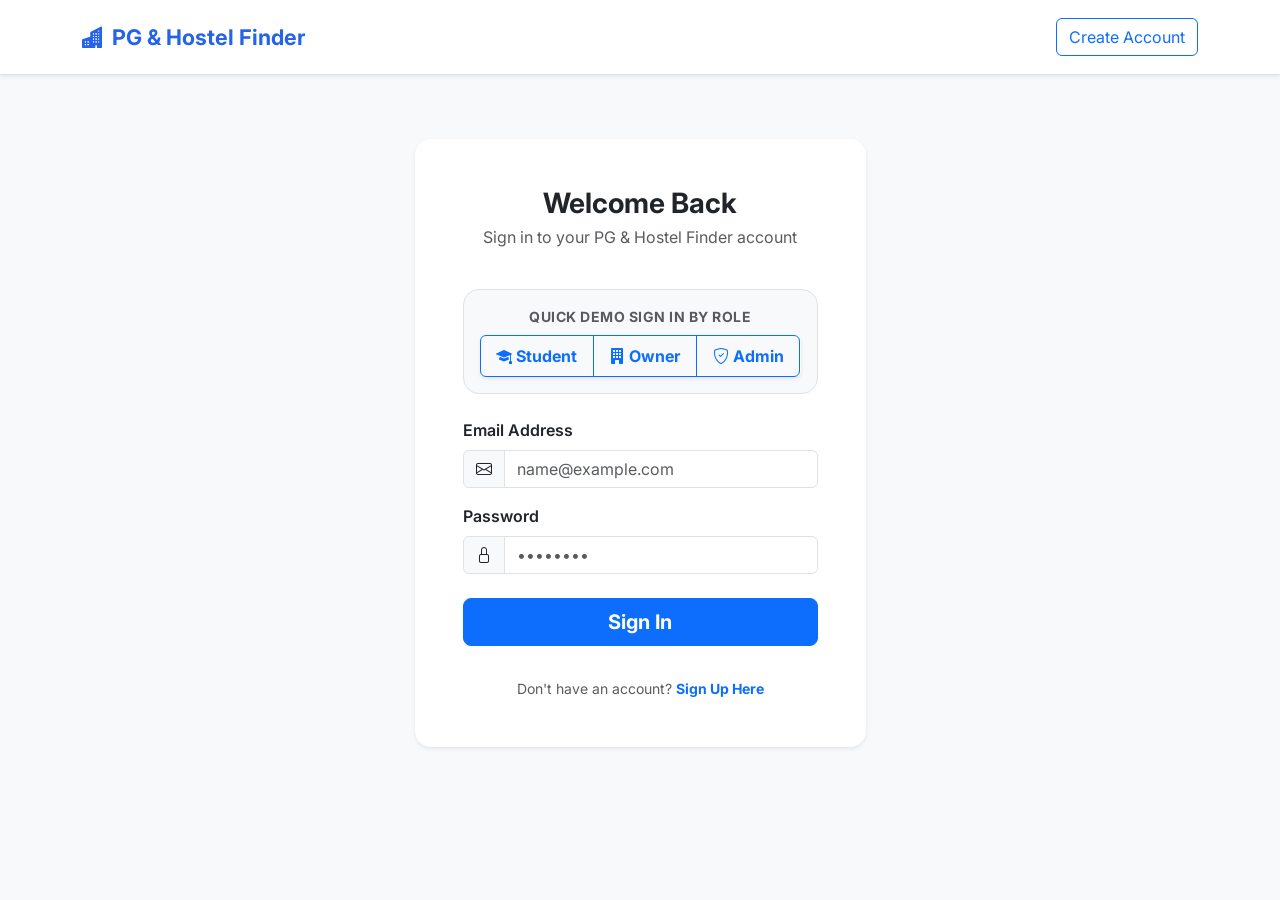
<file: src/main/resources/static/login.html>
<!DOCTYPE html>
<html lang="en">
<head>
    <meta charset="UTF-8">
    <meta name="viewport" content="width=device-width, initial-scale=1.0">
    <title>Login | PG & Hostel Finder</title>
    <!-- Bootstrap 5 CSS -->
    <link href="https://cdn.jsdelivr.net/npm/bootstrap@5.3.3/dist/css/bootstrap.min.css" rel="stylesheet">
    <!-- Bootstrap Icons -->
    <link href="https://cdn.jsdelivr.net/npm/bootstrap-icons@1.11.3/font/bootstrap-icons.min.css" rel="stylesheet">
    <!-- Google Fonts -->
    <link href="https://fonts.googleapis.com/css2?family=Inter:wght@400;500;600;700;800&display=swap" rel="stylesheet">
    <!-- Custom CSS -->
    <link rel="stylesheet" href="css/style.css">
</head>
<body class="bg-light">

    <!-- Header / Navbar -->
    <nav class="navbar navbar-expand-lg navbar-light bg-white border-bottom shadow-sm py-3">
        <div class="container">
            <a class="navbar-brand" href="index.html">
                <i class="bi bi-buildings-fill"></i>
                <span>PG & Hostel Finder</span>
            </a>
            <div class="ms-auto">
                <a href="register.html" class="btn btn-outline-primary">Create Account</a>
            </div>
        </div>
    </nav>

    <!-- Global Alert Container -->
    <div class="container mt-3" id="alert-container"></div>

    <main class="py-5">
        <div class="container">
            <div class="row justify-content-center">
                <div class="col-md-6 col-lg-5">
                    <div class="card border-0 shadow-sm p-4 p-md-5 rounded-4 bg-white">
                        <div class="text-center mb-4">
                            <h3 class="fw-bold mb-1">Welcome Back</h3>
                            <p class="text-muted">Sign in to your PG & Hostel Finder account</p>
                        </div>

                        <!-- Role-Based Quick Login -->
                        <div class="p-3 bg-light rounded-4 mb-4 text-center border">
                            <span class="d-block small text-muted fw-bold mb-2 text-uppercase" style="letter-spacing: 0.5px;">Quick Demo Sign In by Role</span>
                            <div class="btn-group w-100 shadow-sm" role="group">
                                <button type="button" class="btn btn-outline-primary fw-bold py-2 role-btn" id="role-btn-student" onclick="selectRole('STUDENT')">
                                    <i class="bi bi-mortarboard-fill me-1"></i>Student
                                </button>
                                <button type="button" class="btn btn-outline-primary fw-bold py-2 role-btn" id="role-btn-owner" onclick="selectRole('OWNER')">
                                    <i class="bi bi-building-fill me-1"></i>Owner
                                </button>
                                <button type="button" class="btn btn-outline-primary fw-bold py-2 role-btn" id="role-btn-admin" onclick="selectRole('ADMIN')">
                                    <i class="bi bi-shield-check me-1"></i>Admin
                                </button>
                            </div>
                        </div>

                        <form id="login-form">
                            <div class="mb-3">
                                <label class="form-label fw-semibold">Email Address</label>
                                <div class="input-group">
                                    <span class="input-group-text"><i class="bi bi-envelope"></i></span>
                                    <input type="email" id="login-email" class="form-control" placeholder="name@example.com" required>
                                </div>
                            </div>

                            <div class="mb-4">
                                <label class="form-label fw-semibold">Password</label>
                                <div class="input-group">
                                    <span class="input-group-text"><i class="bi bi-lock"></i></span>
                                    <input type="password" id="login-password" class="form-control" placeholder="••••••••" required>
                                </div>
                            </div>

                            <div class="d-grid mb-3">
                                <button type="submit" class="btn btn-primary btn-lg fw-bold" id="btn-login">
                                    Sign In
                                </button>
                            </div>
                        </form>

                        <div class="text-center mt-3">
                            <p class="text-muted small mb-0">Don't have an account? <a href="register.html" class="fw-bold text-decoration-none">Sign Up Here</a></p>
                        </div>
                    </div>
                </div>
            </div>
        </div>
    </main>

    <!-- Bootstrap 5 Bundle JS -->
    <script src="https://cdn.jsdelivr.net/npm/bootstrap@5.3.3/dist/js/bootstrap.bundle.min.js"></script>
    <script src="js/api.js?v=14"></script>
    <script src="js/auth.js?v=14"></script>
    <script>
        function selectRole(role) {
            document.querySelectorAll('.role-btn').forEach(btn => btn.classList.remove('active'));
            if (role === 'STUDENT') {
                document.getElementById('role-btn-student')?.classList.add('active');
                fillDemo('salonikumari1562001@gmail.com', 'user123');
            } else if (role === 'OWNER') {
                document.getElementById('role-btn-owner')?.classList.add('active');
                fillDemo('monalsinghrajput1310@gmail.com', 'owner123');
            } else if (role === 'ADMIN') {
                document.getElementById('role-btn-admin')?.classList.add('active');
                fillDemo('admin@pghfinder.com', 'admin123');
            }
        }

        function fillDemo(email, pass) {
            document.getElementById('login-email').value = email;
            document.getElementById('login-password').value = pass;
        }

        document.getElementById('login-form').addEventListener('submit', async (e) => {
            e.preventDefault();
            const email = document.getElementById('login-email').value;
            const password = document.getElementById('login-password').value;

            const btn = document.getElementById('btn-login');
            btn.disabled = true;
            btn.innerText = 'Signing In...';

            const res = await API.post('/auth/login', { email, password });
            btn.disabled = false;
            btn.innerText = 'Sign In';

            if (res.success && res.data) {
                Auth.setUser(res.data);
                showAlert(`Welcome back, ${res.data.name}!`, 'success');
                setTimeout(() => {
                    if (res.data.role === 'OWNER') {
                        window.location.href = 'dashboard-owner.html';
                    } else if (res.data.role === 'ADMIN') {
                        window.location.href = 'dashboard-admin.html';
                    } else {
                        window.location.href = 'dashboard-user.html';
                    }
                }, 800);
            } else {
                showAlert(res.message || 'Invalid credentials.', 'danger');
            }
        });
    </script>
</body>
</html>
</file>
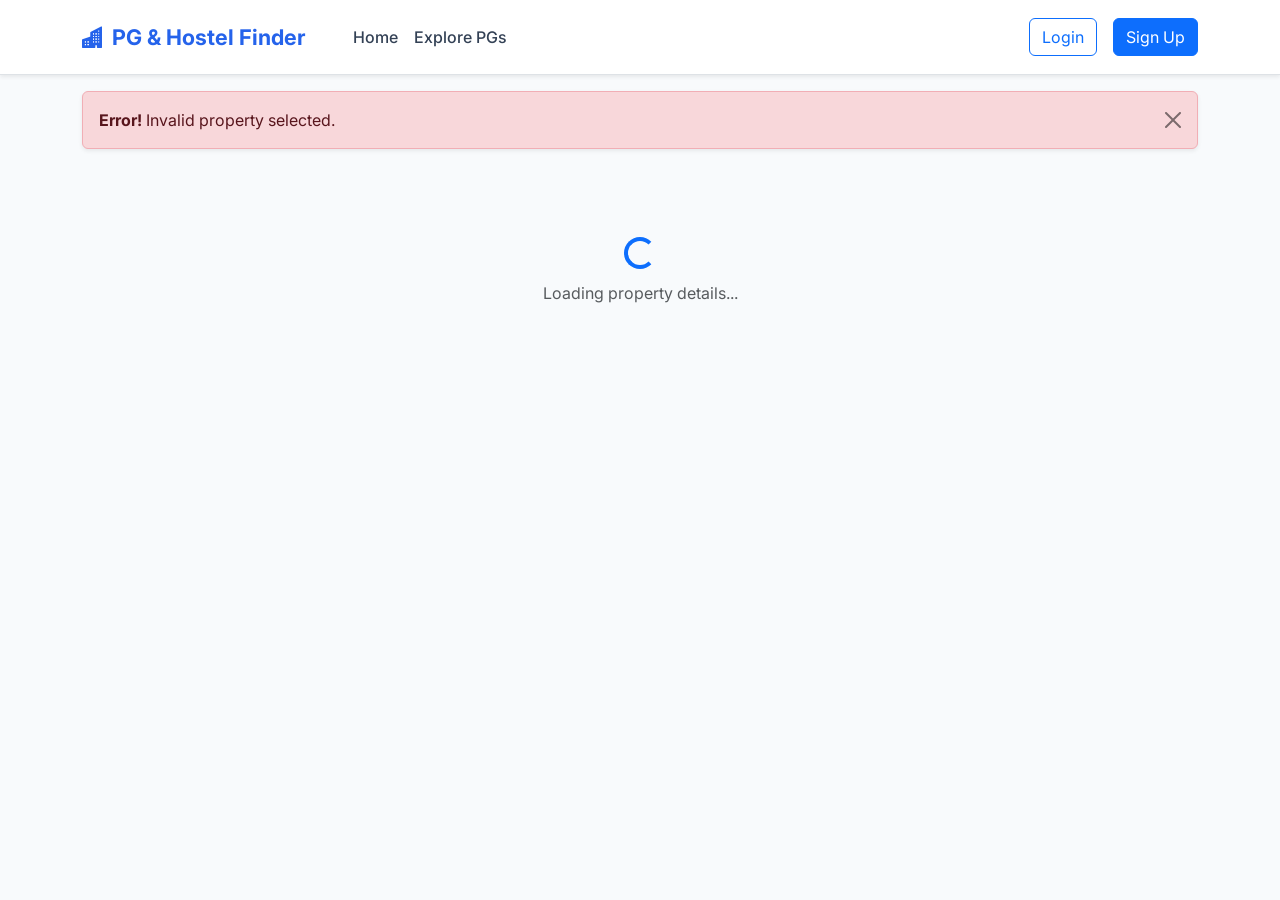
<file: src/main/resources/static/property-details.html>
<!DOCTYPE html>
<html lang="en">
<head>
    <meta charset="UTF-8">
    <meta name="viewport" content="width=device-width, initial-scale=1.0">
    <title>Property Details | PG & Hostel Finder</title>
    <!-- Bootstrap 5 CSS -->
    <link href="https://cdn.jsdelivr.net/npm/bootstrap@5.3.3/dist/css/bootstrap.min.css" rel="stylesheet">
    <!-- Bootstrap Icons -->
    <link href="https://cdn.jsdelivr.net/npm/bootstrap-icons@1.11.3/font/bootstrap-icons.min.css" rel="stylesheet">
    <!-- Google Fonts -->
    <link href="https://fonts.googleapis.com/css2?family=Inter:wght@400;500;600;700;800&display=swap" rel="stylesheet">
    <!-- Custom CSS -->
    <link rel="stylesheet" href="css/style.css">
</head>
<body>

    <!-- Header / Navbar -->
    <nav class="navbar navbar-expand-lg navbar-light bg-white border-bottom sticky-top shadow-sm py-3">
        <div class="container">
            <a class="navbar-brand" href="index.html">
                <i class="bi bi-buildings-fill"></i>
                <span>PG & Hostel Finder</span>
            </a>
            <button class="navbar-toggler" type="button" data-bs-toggle="collapse" data-bs-target="#mainNavbar">
                <span class="navbar-toggler-icon"></span>
            </button>
            <div class="collapse navbar-collapse" id="mainNavbar">
                <ul class="navbar-nav me-auto mb-2 mb-lg-0 ms-lg-4">
                    <li class="nav-item"><a class="nav-link" href="index.html">Home</a></li>
                    <li class="nav-item"><a class="nav-link" href="search.html">Explore PGs</a></li>
                </ul>
                <div class="d-flex align-items-center gap-2" id="nav-auth-container">
                    <!-- Populated dynamically by auth.js -->
                </div>
            </div>
        </div>
    </nav>

    <!-- Global Alert Container -->
    <div class="container mt-3" id="alert-container"></div>

    <main class="py-4">
        <div class="container" id="property-details-container">
            <div class="text-center py-5">
                <div class="spinner-border text-primary" role="status"></div>
                <p class="text-muted mt-2">Loading property details...</p>
            </div>
        </div>
    </main>

    <!-- Booking Request Modal -->
    <div class="modal fade" id="bookingModal" tabindex="-1" aria-labelledby="bookingModalLabel" aria-hidden="true">
        <div class="modal-dialog modal-dialog-centered">
            <div class="modal-content rounded-4 border-0 shadow">
                <div class="modal-header border-0 pb-0">
                    <h5 class="modal-title fw-bold" id="bookingModalLabel">Send Booking Request</h5>
                    <button type="button" class="btn-close" data-bs-dismiss="modal" aria-label="Close"></button>
                </div>
                <div class="modal-body">
                    <form id="booking-request-form">
                        <div class="p-3 bg-light rounded-3 mb-3">
                            <h6 class="fw-bold mb-1" id="modal-property-name">Property Name</h6>
                            <p class="text-muted small mb-0" id="modal-room-summary">Room: Single Sharing - ₹12,000/mo</p>
                        </div>
                        <input type="hidden" id="modal-property-id">
                        <input type="hidden" id="modal-room-id">

                        <div class="mb-3">
                            <label class="form-label fw-semibold">Check-in Date *</label>
                            <input type="date" class="form-control" id="modal-checkin-date" required>
                        </div>

                        <div class="mb-3">
                            <label class="form-label fw-semibold">Stay Duration (Months)</label>
                            <select class="form-select" id="modal-duration">
                                <option value="1">1 Month</option>
                                <option value="3" selected>3 Months</option>
                                <option value="6">6 Months</option>
                                <option value="11">11 Months (Academic Year)</option>
                            </select>
                        </div>

                        <div class="mb-3">
                            <label class="form-label fw-semibold">Remarks / Message to Owner</label>
                            <textarea class="form-control" id="modal-remarks" rows="2" placeholder="e.g. Student at XYZ College, arriving around 2 PM..."></textarea>
                        </div>

                        <div class="d-grid mt-4">
                            <button type="submit" class="btn btn-primary btn-lg fw-bold" id="btn-submit-booking">
                                Confirm &amp; Submit Request
                            </button>
                        </div>
                    </form>
                </div>
            </div>
        </div>
    </div>

    <!-- Bootstrap 5 Bundle JS -->
    <script src="https://cdn.jsdelivr.net/npm/bootstrap@5.3.3/dist/js/bootstrap.bundle.min.js"></script>
    <script src="js/api.js?v=9"></script>
    <script src="js/auth.js?v=9"></script>
    <script src="js/property-details.js?v=9"></script>
</body>
</html>
</file>
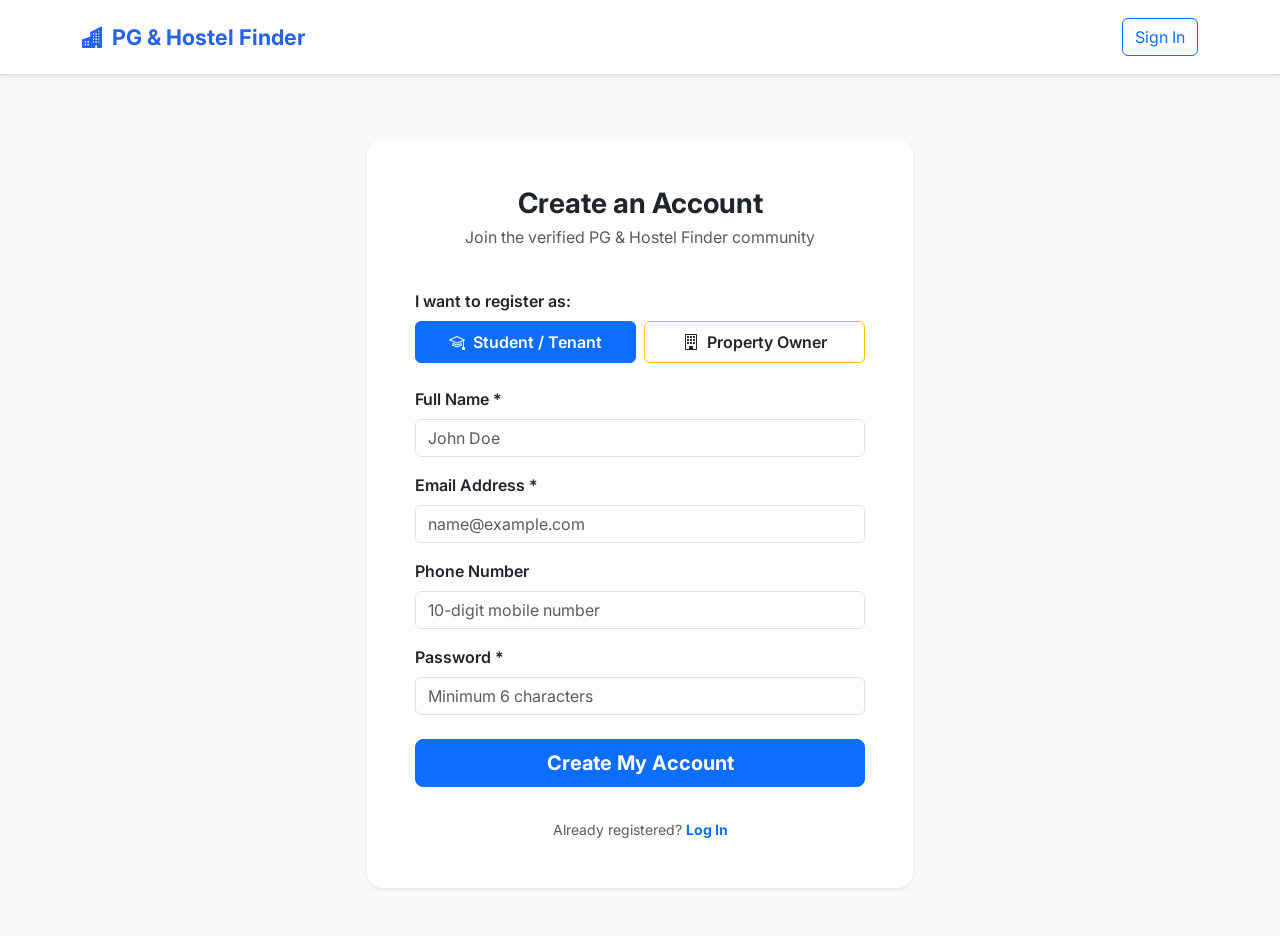
<file: src/main/resources/static/register.html>
<!DOCTYPE html>
<html lang="en">
<head>
    <meta charset="UTF-8">
    <meta name="viewport" content="width=device-width, initial-scale=1.0">
    <title>Register | PG & Hostel Finder</title>
    <!-- Bootstrap 5 CSS -->
    <link href="https://cdn.jsdelivr.net/npm/bootstrap@5.3.3/dist/css/bootstrap.min.css" rel="stylesheet">
    <!-- Bootstrap Icons -->
    <link href="https://cdn.jsdelivr.net/npm/bootstrap-icons@1.11.3/font/bootstrap-icons.min.css" rel="stylesheet">
    <!-- Google Fonts -->
    <link href="https://fonts.googleapis.com/css2?family=Inter:wght@400;500;600;700;800&display=swap" rel="stylesheet">
    <!-- Custom CSS -->
    <link rel="stylesheet" href="css/style.css">
</head>
<body class="bg-light">

    <!-- Header / Navbar -->
    <nav class="navbar navbar-expand-lg navbar-light bg-white border-bottom shadow-sm py-3">
        <div class="container">
            <a class="navbar-brand" href="index.html">
                <i class="bi bi-buildings-fill"></i>
                <span>PG & Hostel Finder</span>
            </a>
            <div class="ms-auto">
                <a href="login.html" class="btn btn-outline-primary">Sign In</a>
            </div>
        </div>
    </nav>

    <!-- Global Alert Container -->
    <div class="container mt-3" id="alert-container"></div>

    <main class="py-5">
        <div class="container">
            <div class="row justify-content-center">
                <div class="col-md-7 col-lg-6">
                    <div class="card border-0 shadow-sm p-4 p-md-5 rounded-4 bg-white">
                        <div class="text-center mb-4">
                            <h3 class="fw-bold mb-1">Create an Account</h3>
                            <p class="text-muted">Join the verified PG & Hostel Finder community</p>
                        </div>

                        <form id="register-form">
                            <!-- Account Type / Role -->
                            <div class="mb-4">
                                <label class="form-label fw-semibold">I want to register as:</label>
                                <div class="row g-2">
                                    <div class="col-6">
                                        <input type="radio" class="btn-check" name="role" id="role-user" value="USER" checked>
                                        <label class="btn btn-outline-primary w-100 py-2 fw-semibold" for="role-user">
                                            <i class="bi bi-mortarboard me-1"></i> Student / Tenant
                                        </label>
                                    </div>
                                    <div class="col-6">
                                        <input type="radio" class="btn-check" name="role" id="role-owner" value="OWNER">
                                        <label class="btn btn-outline-warning text-dark w-100 py-2 fw-semibold" for="role-owner">
                                            <i class="bi bi-building me-1"></i> Property Owner
                                        </label>
                                    </div>
                                </div>
                            </div>

                            <div class="mb-3">
                                <label class="form-label fw-semibold">Full Name *</label>
                                <input type="text" id="reg-name" class="form-control" placeholder="John Doe" required>
                            </div>

                            <div class="mb-3">
                                <label class="form-label fw-semibold">Email Address *</label>
                                <input type="email" id="reg-email" class="form-control" placeholder="name@example.com" required>
                            </div>

                            <div class="mb-3">
                                <label class="form-label fw-semibold">Phone Number</label>
                                <input type="tel" id="reg-phone" class="form-control" placeholder="10-digit mobile number">
                            </div>

                            <div class="mb-4">
                                <label class="form-label fw-semibold">Password *</label>
                                <input type="password" id="reg-password" class="form-control" placeholder="Minimum 6 characters" minlength="6" required>
                            </div>

                            <div class="d-grid mb-3">
                                <button type="submit" class="btn btn-primary btn-lg fw-bold" id="btn-register">
                                    Create My Account
                                </button>
                            </div>
                        </form>

                        <div class="text-center mt-3">
                            <p class="text-muted small mb-0">Already registered? <a href="login.html" class="fw-bold text-decoration-none">Log In</a></p>
                        </div>
                    </div>
                </div>
            </div>
        </div>
    </main>

    <!-- Bootstrap 5 Bundle JS -->
    <script src="https://cdn.jsdelivr.net/npm/bootstrap@5.3.3/dist/js/bootstrap.bundle.min.js"></script>
    <script src="js/api.js?v=14"></script>
    <script src="js/auth.js?v=14"></script>
    <script>
        document.addEventListener('DOMContentLoaded', () => {
            const params = new URLSearchParams(window.location.search);
            if (params.get('role') === 'OWNER') {
                document.getElementById('role-owner').checked = true;
            }
        });

        document.getElementById('register-form').addEventListener('submit', async (e) => {
            e.preventDefault();
            const name = document.getElementById('reg-name').value;
            const email = document.getElementById('reg-email').value;
            const phone = document.getElementById('reg-phone').value;
            const password = document.getElementById('reg-password').value;
            const role = document.querySelector('input[name="role"]:checked').value;

            const btn = document.getElementById('btn-register');
            btn.disabled = true;
            btn.innerText = 'Creating account...';

            const res = await API.post('/auth/register', { name, email, phone, password, role });
            btn.disabled = false;
            btn.innerText = 'Create My Account';

            if (res.success && res.data) {
                Auth.setUser(res.data);
                showAlert('Account registered successfully! Redirecting...', 'success');
                setTimeout(() => {
                    if (res.data.role === 'OWNER') {
                        window.location.href = 'dashboard-owner.html';
                    } else {
                        window.location.href = 'dashboard-user.html';
                    }
                }, 900);
            } else {
                showAlert(res.message || 'Registration failed.', 'danger');
            }
        });
    </script>
</body>
</html>
</file>
<file: src/main/resources/static/css/style.css>
/* ===================================================================
   PG & HOSTEL FINDER - MAIN STYLESHEET
   Clean, modern, accessible design with vibrant accents
   =================================================================== */

:root {
    --primary: #2563eb;
    --primary-dark: #1d4ed8;
    --primary-light: #eff6ff;
    --secondary: #0d9488;
    --accent: #f59e0b;
    --dark: #0f172a;
    --light-bg: #f8fafc;
    --card-border: #e2e8f0;
    --text-muted: #64748b;
    --radius: 12px;
}

body {
    font-family: 'Inter', -apple-system, BlinkMacSystemFont, "Segoe UI", Roboto, sans-serif;
    background-color: var(--light-bg);
    color: var(--dark);
    min-height: 100vh;
    display: flex;
    flex-direction: column;
}

main {
    flex: 1;
}

/* Navbar */
.navbar-brand {
    font-weight: 700;
    font-size: 1.35rem;
    color: var(--primary) !important;
    display: flex;
    align-items: center;
    gap: 8px;
}

.nav-link {
    font-weight: 500;
    color: #334155 !important;
    transition: color 0.2s;
}

.navbar .nav-link:hover, .navbar .nav-link.active {
    color: var(--primary) !important;
}

.nav-pills .nav-link.active {
    background-color: var(--primary) !important;
    color: #ffffff !important;
}

/* Hero Section */
.hero-section {
    background: linear-gradient(135deg, #1e3a8a 0%, #2563eb 50%, #0d9488 100%);
    color: white;
    padding: 70px 0 90px;
    position: relative;
    border-bottom-left-radius: 24px;
    border-bottom-right-radius: 24px;
}

.hero-title {
    font-size: 2.8rem;
    font-weight: 800;
    letter-spacing: -0.02em;
    line-height: 1.2;
}

.hero-subtitle {
    font-size: 1.15rem;
    opacity: 0.9;
    max-width: 600px;
    margin: 15px auto 30px;
}

/* Search Card */
.search-box-card {
    background: white;
    border-radius: 16px;
    padding: 24px;
    box-shadow: 0 20px 40px rgba(0, 0, 0, 0.12);
    margin-top: -45px;
    position: relative;
    z-index: 10;
}

/* Property Cards */
.property-card {
    background: white;
    border-radius: var(--radius);
    border: 1px solid var(--card-border);
    overflow: hidden;
    transition: transform 0.25s ease, box-shadow 0.25s ease;
    height: 100%;
    display: flex;
    flex-direction: column;
}

.property-card:hover {
    transform: translateY(-5px);
    box-shadow: 0 12px 28px rgba(0, 0, 0, 0.08);
}

.property-img-wrapper {
    position: relative;
    height: 210px;
    overflow: hidden;
    background-color: #cbd5e1;
}

.property-img-wrapper img {
    width: 100%;
    height: 100%;
    object-fit: cover;
    transition: transform 0.4s ease;
}

.property-card:hover .property-img-wrapper img {
    transform: scale(1.05);
}

.gender-badge {
    position: absolute;
    top: 12px;
    left: 12px;
    padding: 5px 12px;
    border-radius: 20px;
    font-size: 0.78rem;
    font-weight: 600;
    text-transform: uppercase;
}

.badge-boys { background-color: #dbeafe; color: #1e40af; }
.badge-girls { background-color: #fce7f3; color: #be185d; }
.badge-coed { background-color: #e0e7ff; color: #4338ca; }

.price-tag {
    position: absolute;
    bottom: 12px;
    right: 12px;
    background: rgba(15, 23, 42, 0.85);
    color: white;
    backdrop-filter: blur(4px);
    padding: 5px 12px;
    border-radius: 8px;
    font-weight: 700;
    font-size: 0.95rem;
}

.amenity-tag {
    background-color: #f1f5f9;
    color: #475569;
    font-size: 0.75rem;
    padding: 3px 8px;
    border-radius: 6px;
    display: inline-block;
    margin-right: 4px;
    margin-bottom: 4px;
}

/* Feature Badges */
.feature-icon-box {
    width: 52px;
    height: 52px;
    border-radius: 12px;
    display: flex;
    align-items: center;
    justify-content: center;
    font-size: 1.4rem;
    margin-bottom: 16px;
    background-color: var(--primary-light);
    color: var(--primary);
}

/* Room Cards in Details Page */
.room-selection-card {
    border: 2px solid var(--card-border);
    border-radius: var(--radius);
    padding: 16px;
    transition: all 0.2s ease;
    cursor: pointer;
}

.room-selection-card:hover, .room-selection-card.selected {
    border-color: var(--primary);
    background-color: var(--primary-light);
}

/* Dashboard Badges */
.status-badge {
    padding: 6px 12px;
    border-radius: 20px;
    font-weight: 600;
    font-size: 0.8rem;
}
.status-PENDING { background-color: #fef3c7; color: #b45309; }
.status-APPROVED { background-color: #dcfce7; color: #15803d; }
.status-REJECTED { background-color: #fee2e2; color: #b91c1c; }
.status-CANCELLED { background-color: #f1f5f9; color: #64748b; }

/* Quick Login Pills */
.quick-login-btn {
    border: 1px dashed #cbd5e1;
    background: white;
    padding: 8px 14px;
    border-radius: 8px;
    font-size: 0.85rem;
    font-weight: 600;
    color: #475569;
    cursor: pointer;
    transition: all 0.2s;
}

.quick-login-btn:hover {
    background: var(--primary-light);
    border-color: var(--primary);
    color: var(--primary);
}

/* Footer */
footer {
    background: #0f172a;
    color: #94a3b8;
    padding: 40px 0 20px;
    margin-top: auto;
}

footer a {
    color: #cbd5e1;
    text-decoration: none;
    transition: color 0.2s;
}

footer a:hover {
    color: white;
}

/* WhatsApp Action Button */
.btn-whatsapp {
    background-color: #25D366;
    border-color: #25D366;
    color: #ffffff !important;
    font-weight: 600;
    transition: all 0.2s ease-in-out;
}
.btn-whatsapp:hover {
    background-color: #1eb857;
    border-color: #1eb857;
    color: #ffffff !important;
    transform: translateY(-1px);
    box-shadow: 0 4px 12px rgba(37, 211, 102, 0.35);
}
</file>
